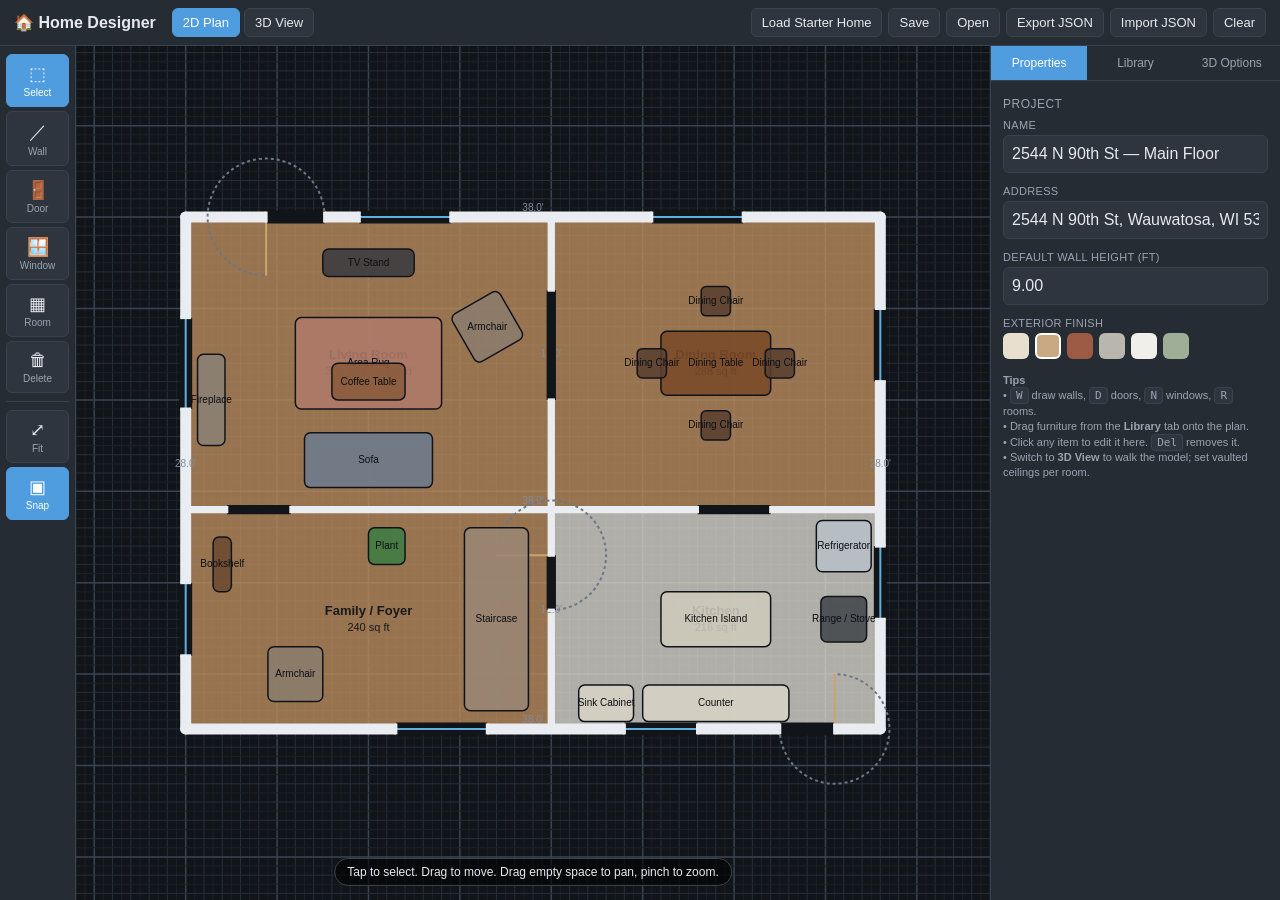
<file: home-designer/index.html>
<!DOCTYPE html>
<html lang="en">
<head>
  <meta charset="UTF-8" />
  <meta name="viewport" content="width=device-width, initial-scale=1, maximum-scale=1, user-scalable=no, viewport-fit=cover" />
  <title>Home Designer — 2D / 3D</title>
  <link rel="stylesheet" href="css/styles.css" />
  <script type="importmap">
  {
    "imports": {
      "three": "./vendor/three.module.js",
      "three/addons/": "./vendor/"
    }
  }
  </script>
</head>
<body>
  <header id="topbar">
    <div class="brand">🏠 Home Designer</div>
    <div class="view-toggle">
      <button id="btn-2d" class="active">2D Plan</button>
      <button id="btn-3d">3D View</button>
    </div>
    <div class="top-actions">
      <button id="btn-starter" title="Load the pre-designed home">Load Starter Home</button>
      <button id="btn-save">Save</button>
      <button id="btn-load">Open</button>
      <button id="btn-export">Export JSON</button>
      <button id="btn-import">Import JSON</button>
      <button id="btn-clear">Clear</button>
      <input type="file" id="file-input" accept="application/json" hidden />
    </div>
  </header>

  <div id="workspace">
    <!-- Left tool rail (2D only) -->
    <aside id="toolbar">
      <button class="tool active" data-tool="select" title="Select / Move (V)">⬚<span>Select</span></button>
      <button class="tool" data-tool="wall" title="Draw walls (W)">／<span>Wall</span></button>
      <button class="tool" data-tool="door" title="Add door (D)">🚪<span>Door</span></button>
      <button class="tool" data-tool="window" title="Add window (N)">🪟<span>Window</span></button>
      <button class="tool" data-tool="room" title="Define room (R)">▦<span>Room</span></button>
      <button class="tool" data-tool="delete" title="Delete (X)">🗑<span>Delete</span></button>
      <div class="rail-sep"></div>
      <button class="tool" data-tool="fit" title="Fit to screen">⤢<span>Fit</span></button>
      <button class="rail-btn active" id="btn-snap" title="Toggle snap to 6&quot; grid">▣<span>Snap</span></button>
      <button class="rail-btn" id="btn-finish" hidden title="Finish wall chain / close room">✓<span>Finish</span></button>
    </aside>

    <!-- Center stage -->
    <main id="stage">
      <canvas id="canvas2d"></canvas>
      <div id="canvas3d"></div>
      <div id="hint"></div>
    </main>

    <!-- Right panel -->
    <aside id="panel">
      <div class="panel-tabs">
        <button class="ptab active" data-tab="props">Properties</button>
        <button class="ptab" data-tab="library">Library</button>
        <button class="ptab" data-tab="design3d">3D Options</button>
      </div>
      <div class="panel-body">
        <section class="ptab-body active" id="tab-props"></section>
        <section class="ptab-body" id="tab-library"></section>
        <section class="ptab-body" id="tab-design3d"></section>
      </div>
    </aside>
  </div>

  <script type="module" src="js/main.js"></script>
</body>
</html>
</file>
<file: home-designer/css/styles.css>
:root {
  --bg: #1e2329;
  --panel: #262c34;
  --panel-2: #2e353f;
  --line: #3a424d;
  --text: #e6e9ed;
  --muted: #9aa4b1;
  --accent: #4f9dde;
  --accent-2: #3b7fb8;
  --danger: #e0604f;
  --good: #58b368;
}

* { box-sizing: border-box; }
html, body { height: 100%; margin: 0; }
html { touch-action: manipulation; }
body {
  font-family: -apple-system, BlinkMacSystemFont, "Segoe UI", Roboto, Helvetica, Arial, sans-serif;
  background: var(--bg);
  color: var(--text);
  display: flex;
  flex-direction: column;
  overflow: hidden;
  overscroll-behavior: none;
  padding: env(safe-area-inset-top) env(safe-area-inset-right) env(safe-area-inset-bottom) env(safe-area-inset-left);
}

button {
  font-family: inherit;
  cursor: pointer;
  background: var(--panel-2);
  color: var(--text);
  border: 1px solid var(--line);
  border-radius: 6px;
  padding: 6px 10px;
  font-size: 13px;
}
button:hover { border-color: var(--accent); }
button.active { background: var(--accent); border-color: var(--accent); color: #fff; }

/* Top bar */
#topbar {
  display: flex;
  align-items: center;
  gap: 16px;
  padding: 8px 14px;
  background: var(--panel);
  border-bottom: 1px solid var(--line);
}
.brand { font-weight: 700; font-size: 16px; }
.view-toggle { display: flex; gap: 4px; }
.top-actions { margin-left: auto; display: flex; gap: 6px; flex-wrap: wrap; }

/* Workspace */
#workspace { flex: 1; display: flex; min-height: 0; }

#toolbar {
  width: 76px;
  background: var(--panel);
  border-right: 1px solid var(--line);
  display: flex;
  flex-direction: column;
  align-items: stretch;
  gap: 4px;
  padding: 8px 6px;
}
.tool, .rail-btn {
  display: flex;
  flex-direction: column;
  align-items: center;
  gap: 2px;
  font-size: 18px;
  padding: 8px 2px;
  min-height: 44px;
}
.tool span, .rail-btn span { font-size: 10px; color: var(--muted); }
.tool.active span, .rail-btn.active span { color: #fff; }
.tool[hidden], .rail-btn[hidden] { display: none; }
.rail-sep { height: 1px; background: var(--line); margin: 4px 0; }

#stage { flex: 1; position: relative; min-width: 0; background: #11151a; }
#canvas2d { width: 100%; height: 100%; display: block; touch-action: none; }
#canvas3d { width: 100%; height: 100%; display: none; }
#stage.mode-3d #canvas2d { display: none; }
#stage.mode-3d #canvas3d { display: block; }

#hint {
  position: absolute;
  left: 50%; bottom: 14px;
  transform: translateX(-50%);
  background: rgba(0,0,0,.6);
  border: 1px solid var(--line);
  color: var(--text);
  padding: 6px 12px;
  border-radius: 20px;
  font-size: 12px;
  pointer-events: none;
  max-width: 90%;
  text-align: center;
}

/* Right panel */
#panel {
  width: 290px;
  background: var(--panel);
  border-left: 1px solid var(--line);
  display: flex;
  flex-direction: column;
}
.panel-tabs { display: flex; border-bottom: 1px solid var(--line); }
.ptab {
  flex: 1; border: none; border-radius: 0;
  background: transparent; color: var(--muted);
  padding: 10px 4px; font-size: 12px;
}
.ptab.active { color: #fff; box-shadow: inset 0 -2px 0 var(--accent); }
.panel-body { flex: 1; overflow-y: auto; }
.ptab-body { display: none; padding: 12px; }
.ptab-body.active { display: block; }

/* Property forms */
.field { margin-bottom: 12px; }
.field label { display: block; font-size: 11px; color: var(--muted); margin-bottom: 4px; text-transform: uppercase; letter-spacing: .03em; }
.field input[type=text], .field input[type=number], .field select {
  width: 100%;
  background: var(--panel-2);
  border: 1px solid var(--line);
  color: var(--text);
  border-radius: 6px;
  padding: 9px 8px;
  font-size: 16px; /* iOS Safari auto-zooms inputs below 16px on focus */
}
.field-row { display: flex; gap: 8px; }
.field-row .field { flex: 1; }
.empty-note { color: var(--muted); font-size: 13px; line-height: 1.5; }
.section-title { font-size: 12px; text-transform: uppercase; letter-spacing: .04em; color: var(--muted); margin: 4px 0 8px; }
.row-toggle { display: flex; align-items: center; gap: 8px; margin-bottom: 10px; }

/* Library grid */
.lib-cat { font-size: 12px; color: var(--muted); margin: 14px 0 6px; text-transform: uppercase; letter-spacing: .04em; }
.lib-grid { display: grid; grid-template-columns: 1fr 1fr; gap: 8px; }
.lib-item {
  background: var(--panel-2);
  border: 1px solid var(--line);
  border-radius: 8px;
  padding: 10px 6px;
  text-align: center;
  font-size: 12px;
  cursor: grab;
  user-select: none;
}
.lib-item:hover { border-color: var(--accent); }
.lib-item .ic { font-size: 26px; display: block; margin-bottom: 4px; }
.lib-item .dim { color: var(--muted); font-size: 10px; }

/* swatches */
.swatches { display: flex; flex-wrap: wrap; gap: 6px; }
.swatch { width: 26px; height: 26px; border-radius: 6px; border: 2px solid transparent; cursor: pointer; }
.swatch.sel { border-color: #fff; }

.btn-block { width: 100%; margin-top: 6px; }
.btn-danger { color: var(--danger); border-color: var(--danger); }
.muted-help { font-size: 11px; color: var(--muted); margin-top: 6px; line-height: 1.4; }
kbd {
  background: var(--panel-2); border: 1px solid var(--line);
  border-radius: 4px; padding: 1px 5px; font-size: 11px;
}

/* Touch devices: fatter tap targets everywhere (fingers aren't a mouse cursor) */
@media (pointer: coarse) {
  button { padding: 9px 12px; font-size: 14px; }
  .tool, .rail-btn { font-size: 22px; padding: 10px 2px; min-height: 50px; }
  .ptab { padding: 13px 4px; }
  .lib-item { padding: 14px 6px; }
  .swatch { width: 32px; height: 32px; }
}

/* Safe-area awareness for notches / home indicators (iPad/iPhone) */
#topbar { padding-top: max(8px, env(safe-area-inset-top)); }
#toolbar { padding-left: max(6px, env(safe-area-inset-left)); }
#panel { padding-right: max(0px, env(safe-area-inset-right)); }

/* Narrower viewports (iPad portrait/split-view): trim the side rails so the
   plan itself keeps enough room to actually draw in */
@media (max-width: 860px) {
  #toolbar { width: 64px; }
  .tool span, .rail-btn span { display: none; }
  #panel { width: 230px; }
  .lib-grid { grid-template-columns: 1fr; }
}
@media (max-width: 680px) {
  .brand { display: none; }
  #topbar { gap: 8px; padding: 6px 8px; }
  .top-actions button { padding: 8px 8px; font-size: 12px; }
}
</file>
